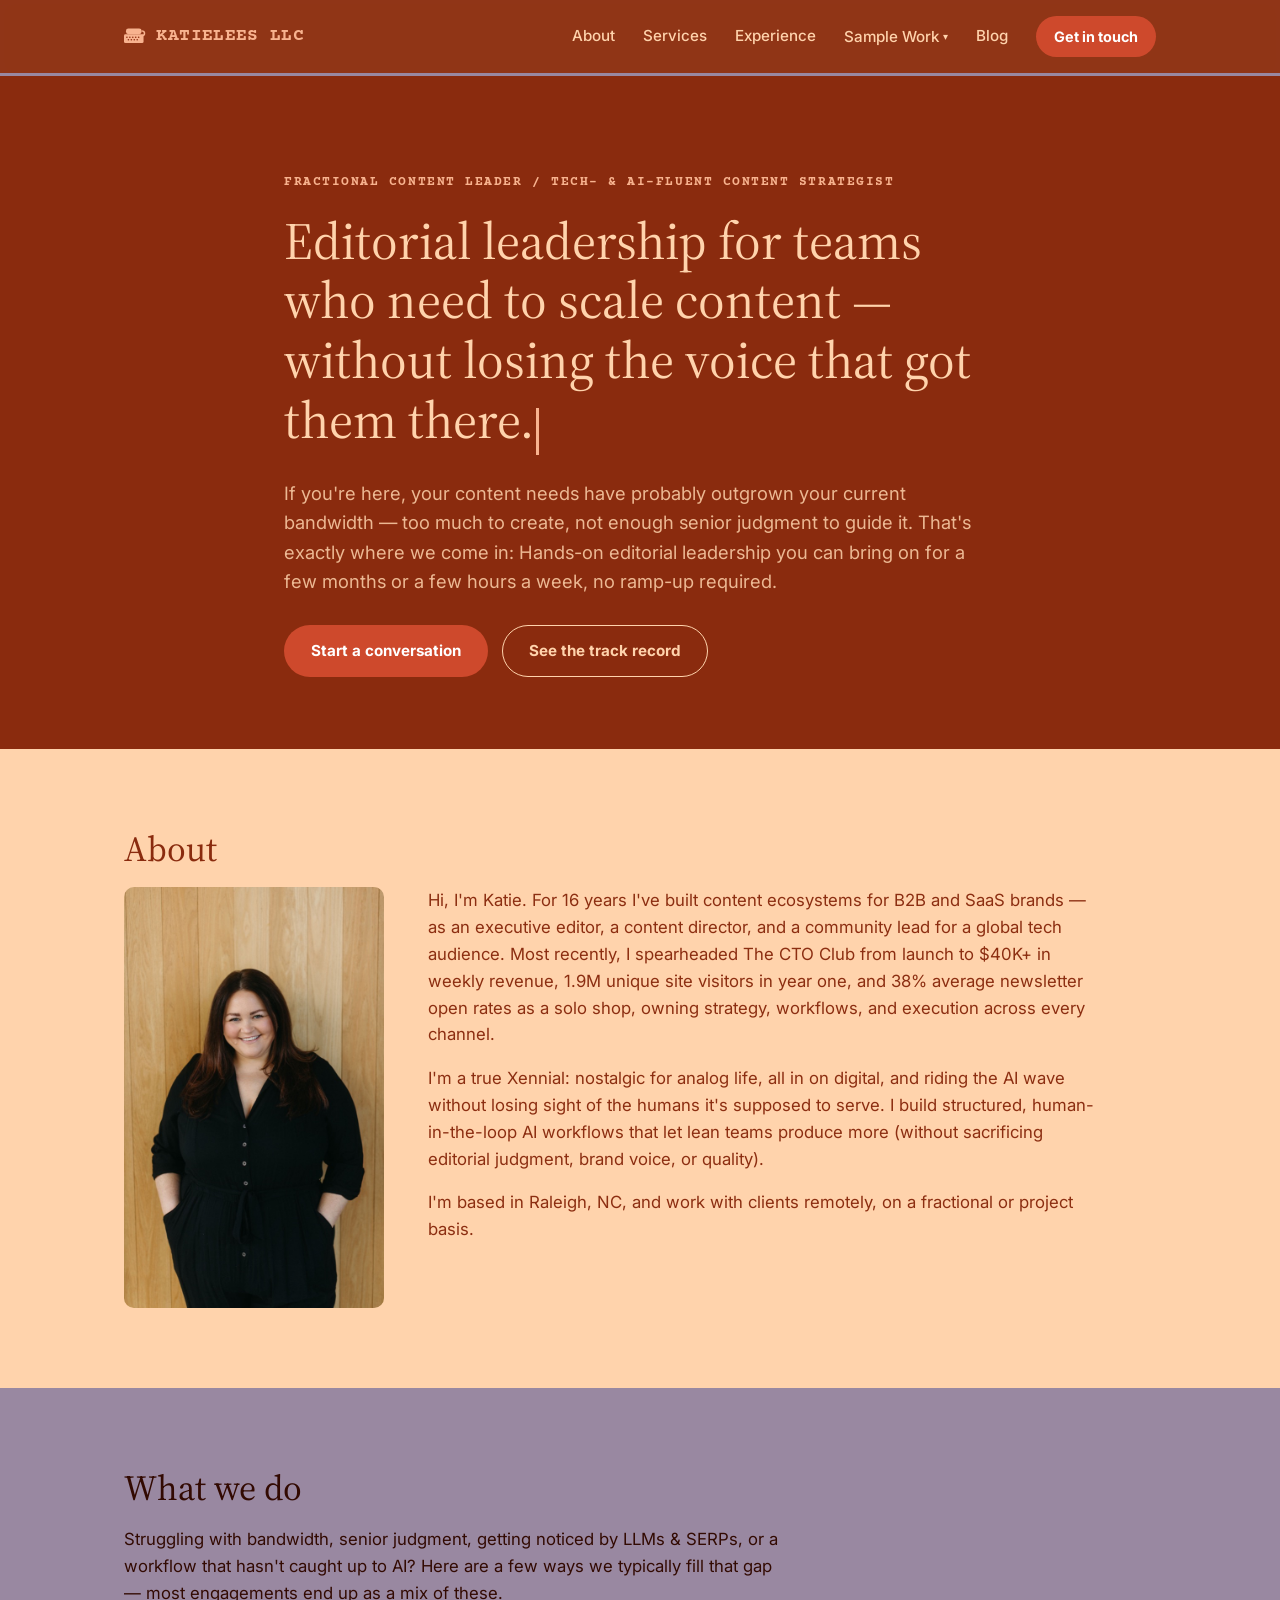
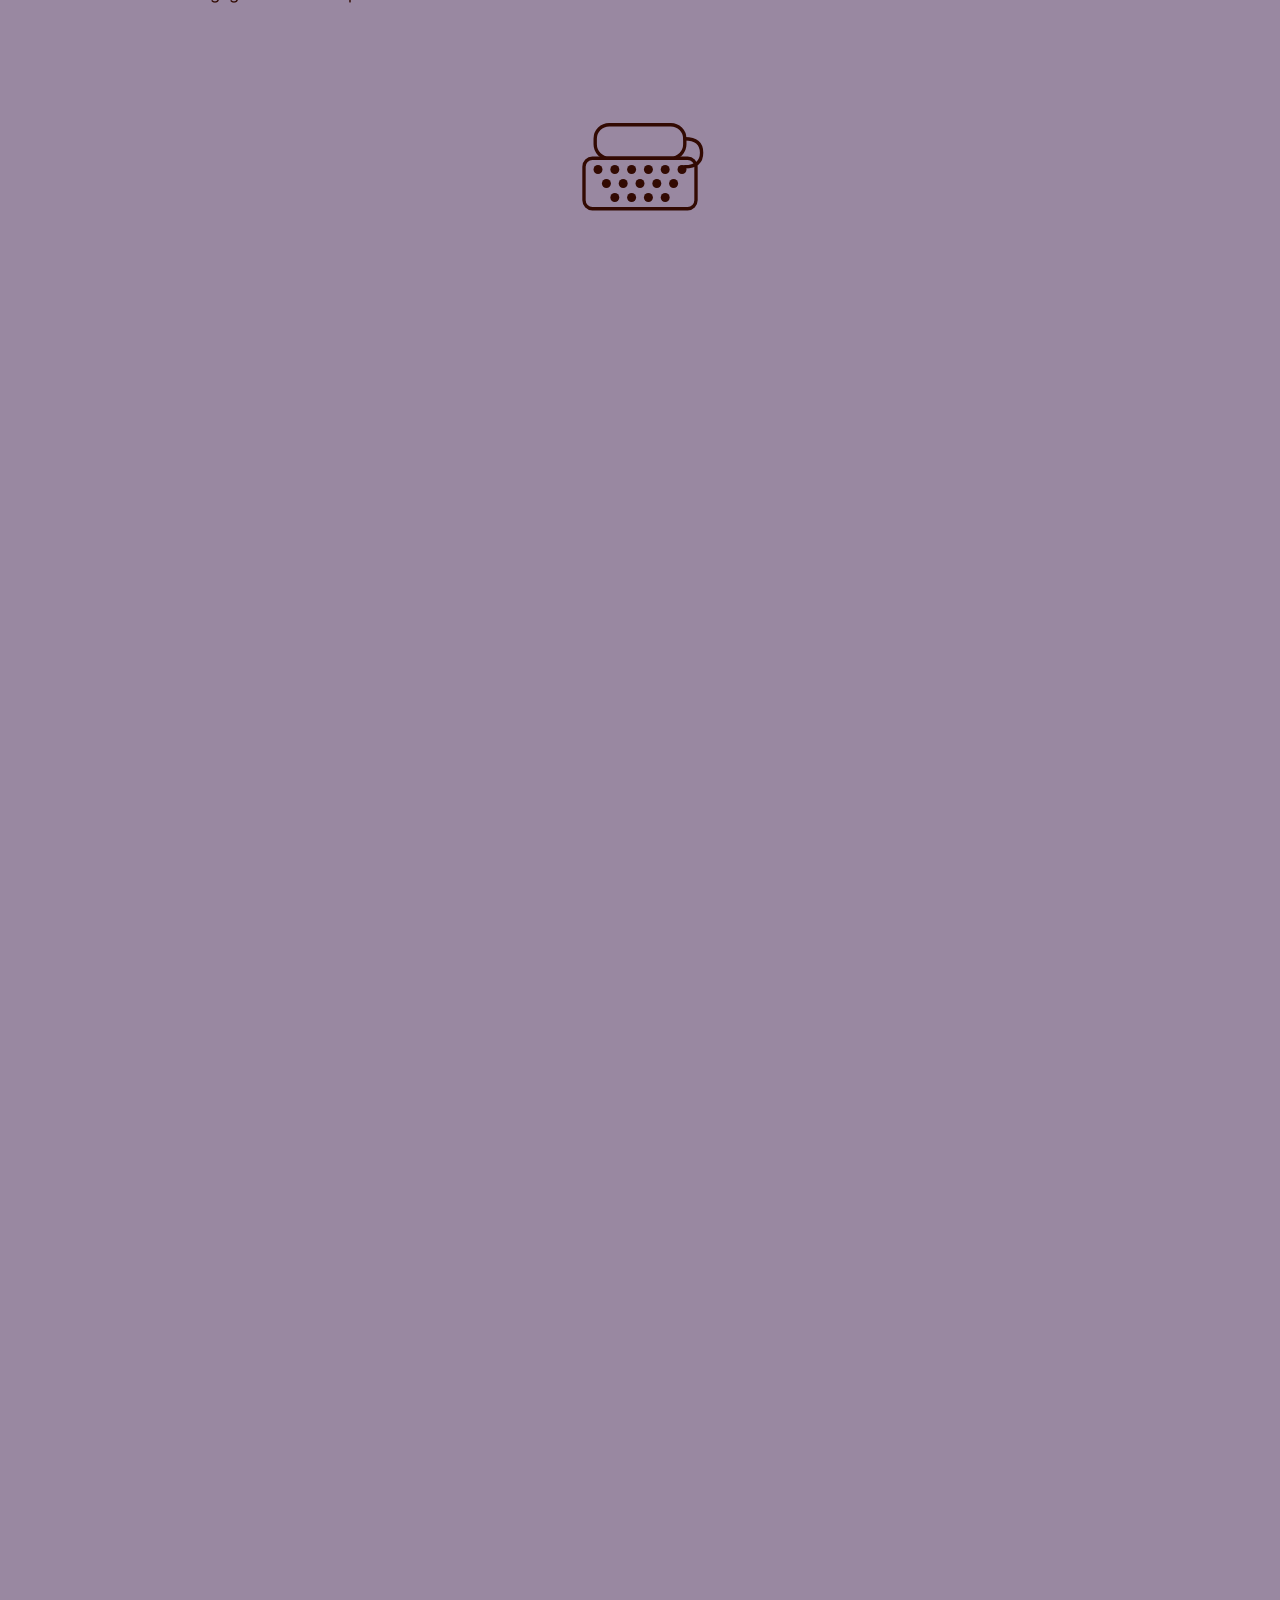
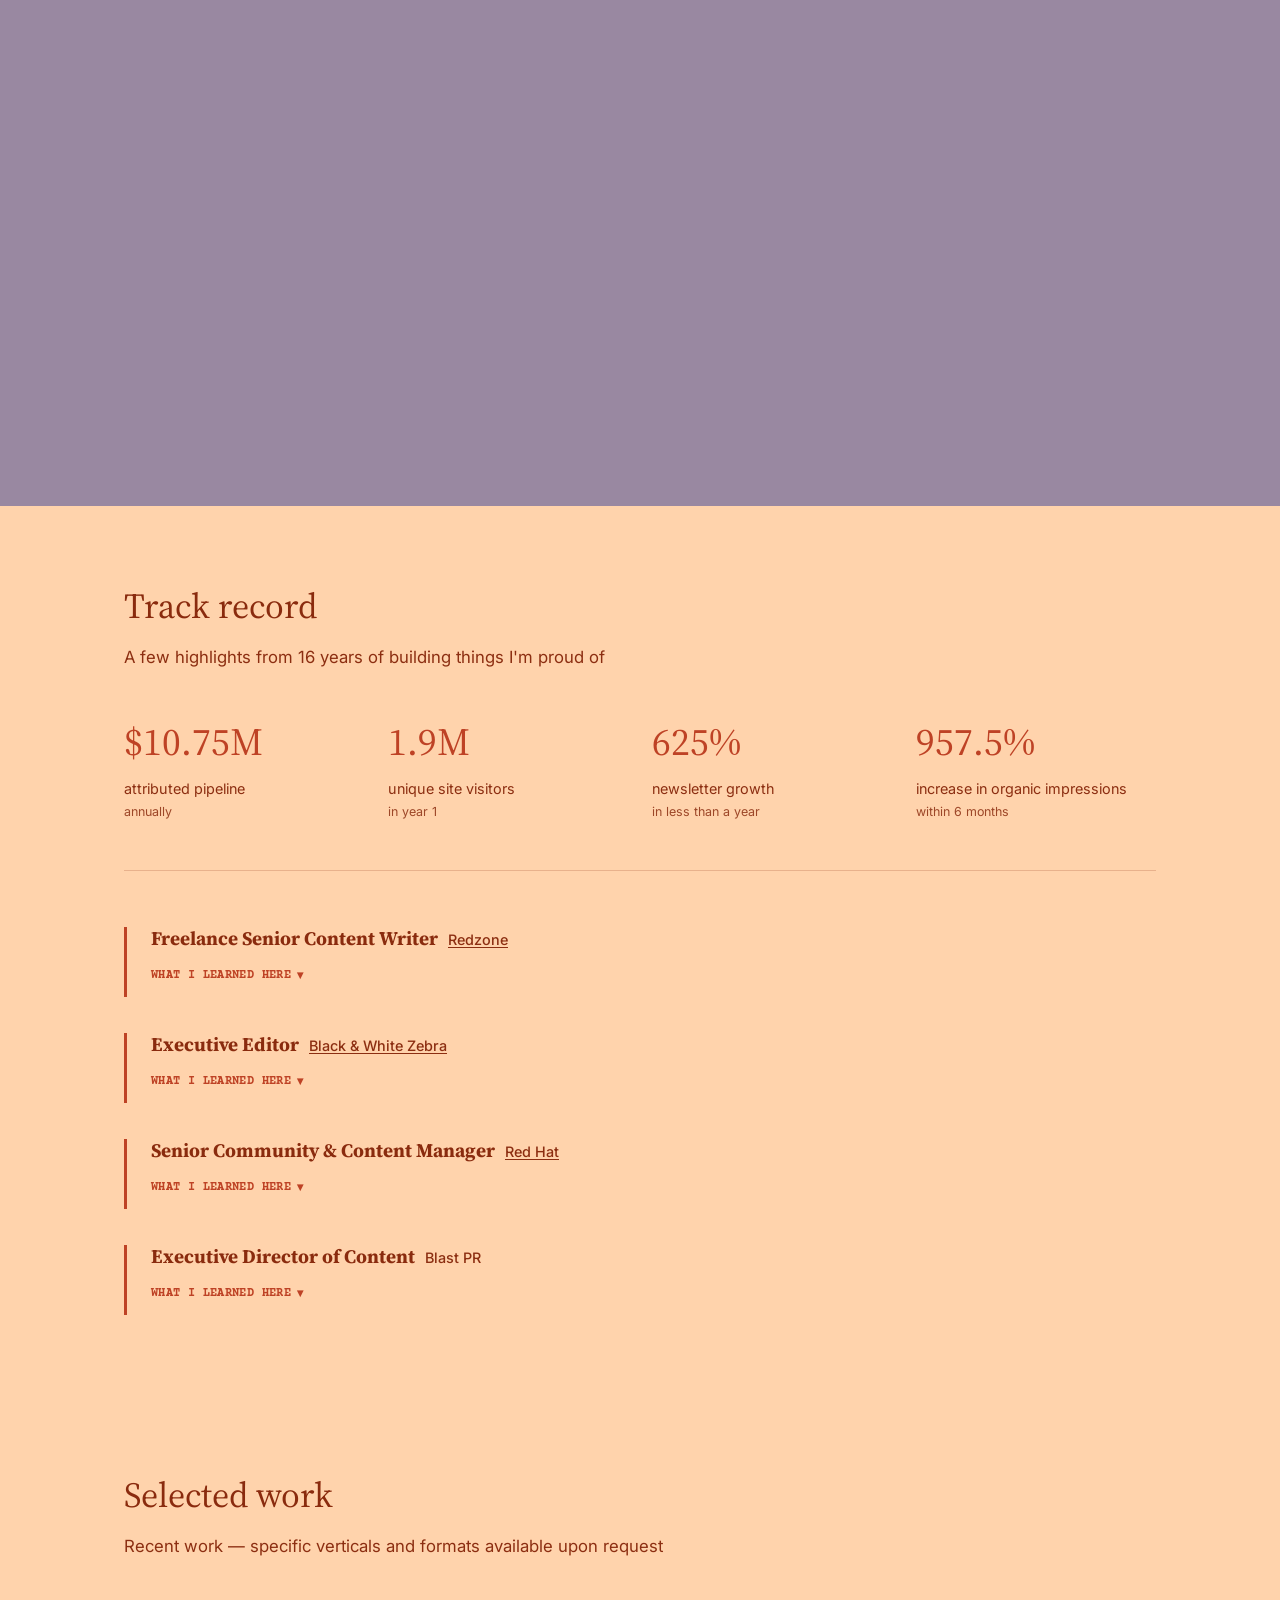
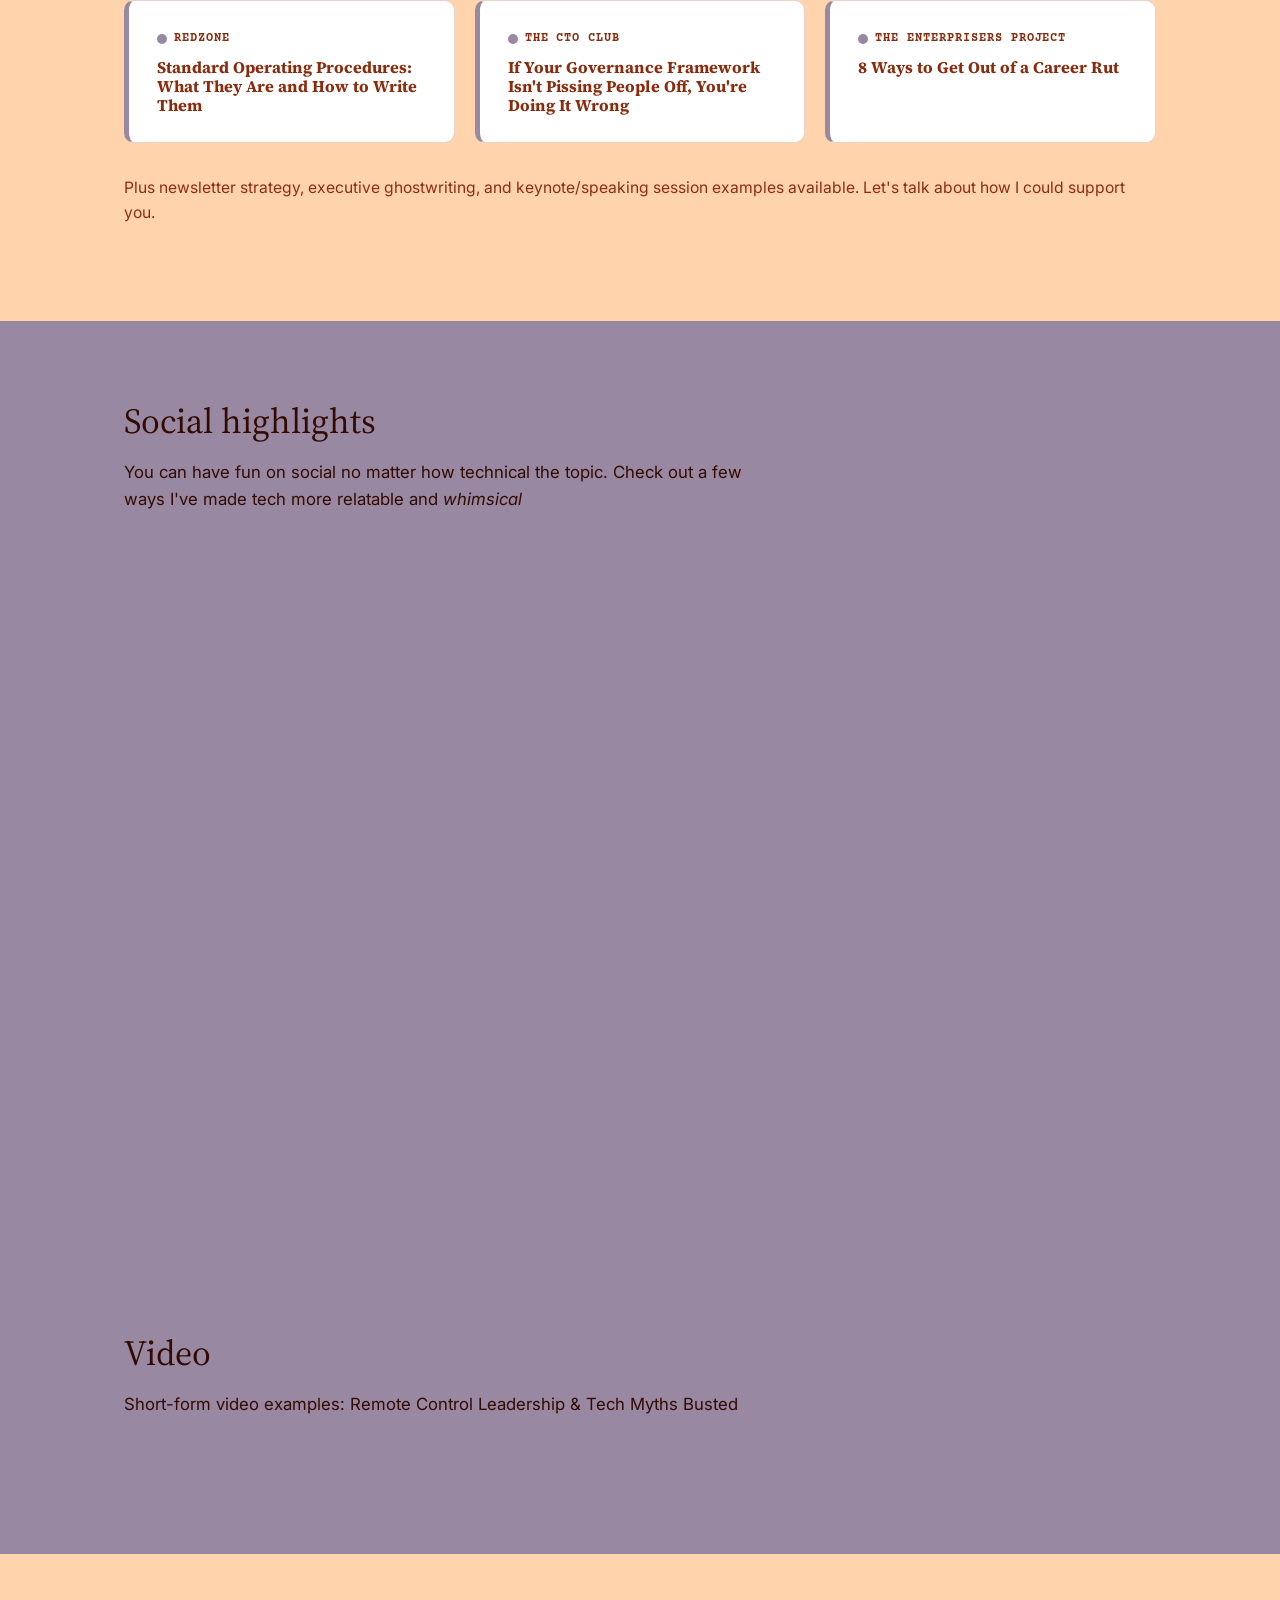
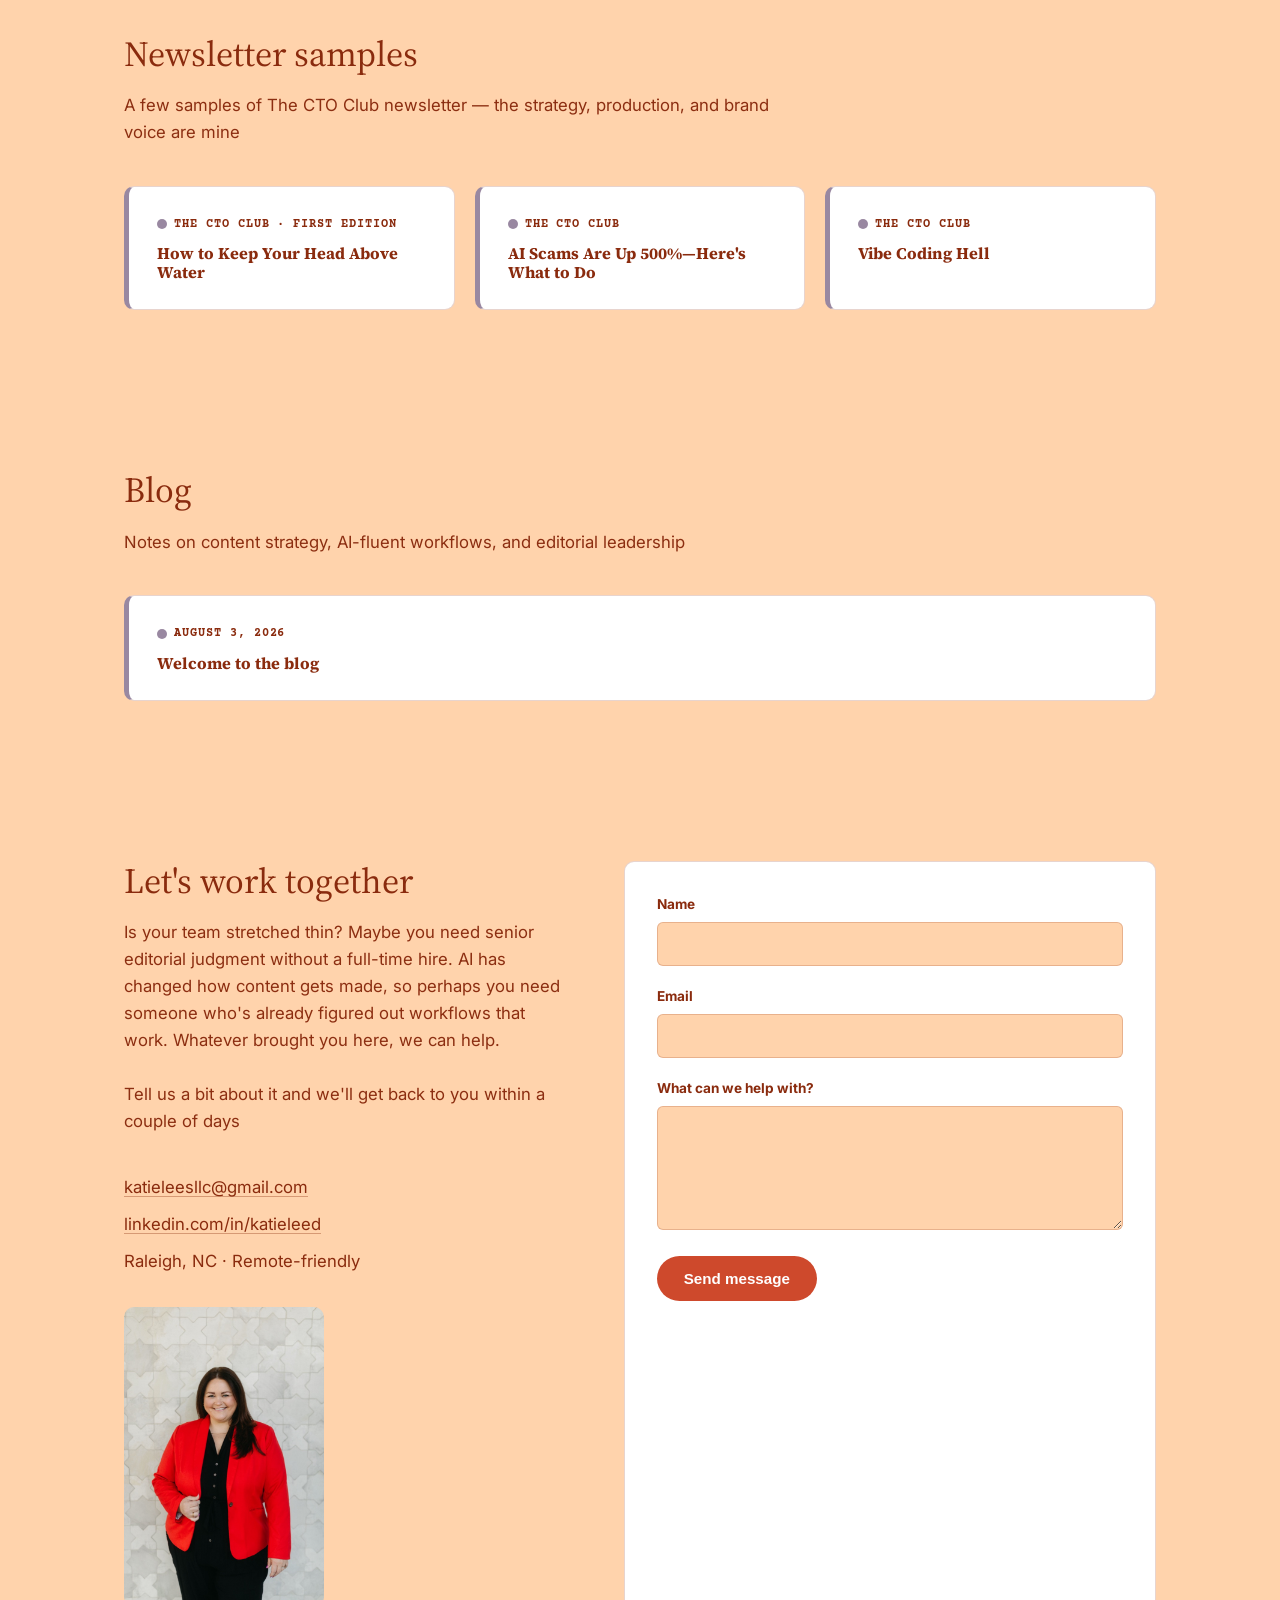
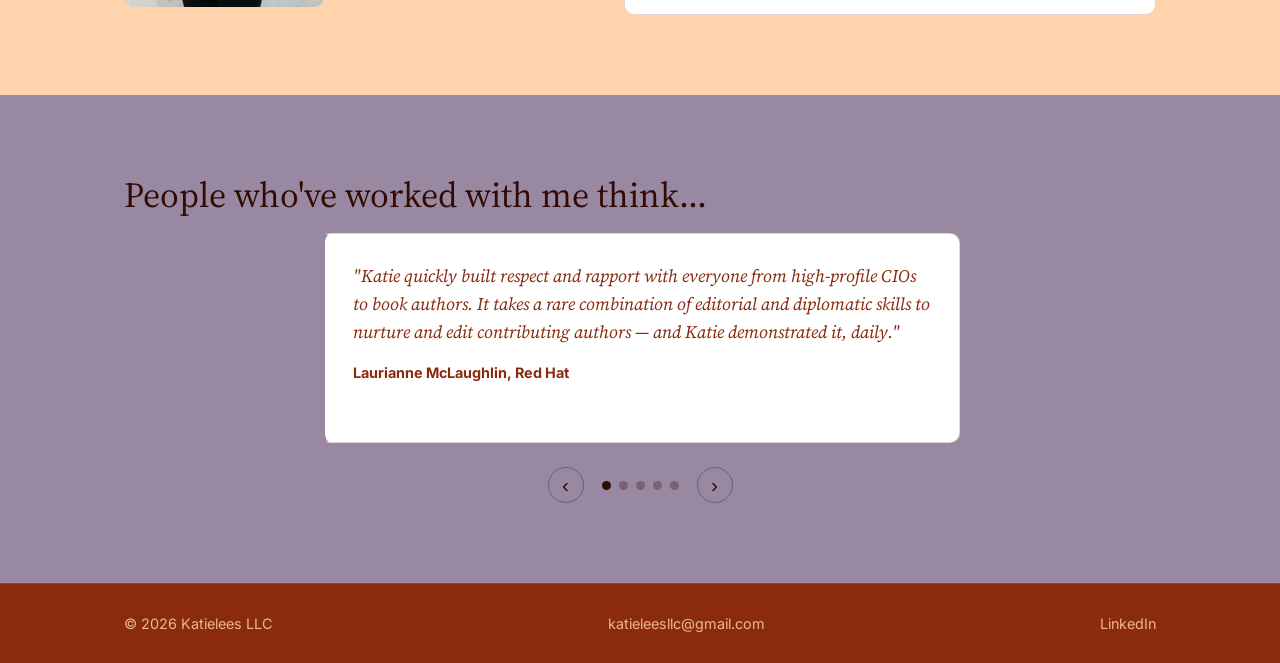
<file: index.html>
<!DOCTYPE html>
<html lang="en">
<head>
<meta charset="UTF-8">
<meta name="viewport" content="width=device-width, initial-scale=1.0">
<title>Katielees LLC — Tech- & AI-Fluent Content Strategist & Fractional Editorial Lead</title>
<meta name="description" content="Katielees LLC is a freelance content strategy and fractional editorial leadership practice — 16 years of experience building content ecosystems, AI-powered workflows, and newsletters for B2B and SaaS brands.">
<link rel="icon" type="image/svg+xml" href="favicon.svg">
<link rel="preconnect" href="https://fonts.googleapis.com">
<link rel="preconnect" href="https://fonts.gstatic.com" crossorigin>
<link href="https://fonts.googleapis.com/css2?family=Source+Serif+4:opsz,wght@8..60,400;8..60,500;8..60,600&family=Courier+Prime:wght@400;700&family=Inter:wght@400;500;600;700&display=swap" rel="stylesheet">
<link rel="stylesheet" href="styles.css">
</head>
<body>

<a class="skip-link" href="#main">Skip to content</a>

<header class="site-header">
  <div class="wrap header-inner">
    <a href="#top" class="brand">
      <svg class="brand-icon" viewBox="0 0 100 90" aria-hidden="true">
        <rect x="8" y="10" width="64" height="24" rx="10" style="fill: var(--accent-on-dark)"></rect>
        <rect x="0" y="34" width="80" height="36" rx="6" style="fill: var(--accent-on-dark)"></rect>
        <path d="M72 20 Q84 20 84 30 Q84 40 72 40" fill="none" style="stroke: var(--accent-on-dark)" stroke-width="6"></path>
        <circle cx="12" cy="46" r="3.2" style="fill: var(--dark)"></circle>
        <circle cx="24" cy="46" r="3.2" style="fill: var(--dark)"></circle>
        <circle cx="36" cy="46" r="3.2" style="fill: var(--dark)"></circle>
        <circle cx="48" cy="46" r="3.2" style="fill: var(--dark)"></circle>
        <circle cx="60" cy="46" r="3.2" style="fill: var(--dark)"></circle>
        <circle cx="18" cy="56" r="3.2" style="fill: var(--dark)"></circle>
        <circle cx="30" cy="56" r="3.2" style="fill: var(--dark)"></circle>
        <circle cx="42" cy="56" r="3.2" style="fill: var(--dark)"></circle>
        <circle cx="54" cy="56" r="3.2" style="fill: var(--dark)"></circle>
      </svg>
      Katielees LLC
    </a>
    <button class="nav-toggle" aria-expanded="false" aria-controls="primary-nav" aria-label="Toggle menu">
      <span></span><span></span><span></span>
    </button>
    <nav id="primary-nav" class="primary-nav">
      <a href="#about">About</a>
      <a href="#services">Services</a>
      <a href="#experience">Experience</a>
      <div class="nav-dropdown">
        <button class="nav-dropdown-toggle" type="button" aria-expanded="false">Sample Work <span class="nav-caret" aria-hidden="true">&#9662;</span></button>
        <div class="nav-dropdown-menu">
          <a href="#work">Overview</a>
          <a href="#highlights">Social</a>
          <a href="#video">Video</a>
          <a href="#newsletters">Newsletters</a>
        </div>
      </div>
      <a href="#blog">Blog</a>
      <a href="#contact" class="nav-cta">Get in touch</a>
    </nav>
  </div>
</header>

<main id="main">

  <section id="top" class="hero">
    <div class="wrap hero-inner">
      <p class="eyebrow">Fractional Content Leader / Tech- &amp; AI-Fluent Content Strategist</p>
      <h1 id="hero-headline">Editorial leadership for teams who need to scale content&nbsp;— without losing the voice that got them there.</h1>
      <p class="hero-sub">If you're here, your content needs have probably outgrown your current bandwidth — too much to create, not enough senior judgment to guide it. That's exactly where we come in: Hands-on editorial leadership you can bring on for a few months or a few hours a week, no ramp-up required.</p>
      <div class="hero-actions">
        <a href="#contact" class="btn btn-primary">Start a conversation</a>
        <a href="#experience" class="btn btn-ghost">See the track record</a>
      </div>
    </div>
  </section>

  <section id="about" class="section">
    <div class="wrap about-grid">
      <h2 class="section-heading">About</h2>
      <div class="about-flex">
        <img class="about-photo" src="images/katie-about.jpg" alt="Katie Sanders smiling, standing against a wood-paneled wall" width="618" height="1000" loading="lazy">
        <div class="about-copy">
          <p>Hi, I'm Katie. For 16 years I've built content ecosystems for B2B and SaaS brands — as an executive editor, a content director, and a community lead for a global tech audience. Most recently, I spearheaded The CTO Club from launch to $40K+ in weekly revenue, 1.9M unique site visitors in year one, and 38% average newsletter open rates as a solo shop, owning strategy, workflows, and execution across every channel.</p>
          <p>I'm a true Xennial: nostalgic for analog life, all in on digital, and riding the AI wave without losing sight of the humans it's supposed to serve. I build structured, human-in-the-loop AI workflows that let lean teams produce more (without sacrificing editorial judgment, brand voice, or quality).</p>
          <p>I'm based in Raleigh, NC, and work with clients remotely, on a fractional or project basis.</p>
        </div>
      </div>
    </div>
  </section>

  <section id="services" class="section section-alt">
    <div class="wrap">
      <h2 class="section-heading">What we do</h2>
      <p class="section-intro">Struggling with bandwidth, senior judgment, getting noticed by LLMs &amp; SERPs, or a workflow that hasn't caught up to AI? Here are a few ways we typically fill that gap — most engagements end up as a mix of these.</p>
    </div>
    <div class="services-stage-wrap">
      <div class="services-stage">
        <div class="wrap">
          <div class="services-typewriter">
            <svg class="typewriter-icon" viewBox="0 0 100 100" width="140" height="171" aria-hidden="true" style="overflow:visible">
              <g fill="none" style="stroke: var(--ink-on-alt)" stroke-width="2.4" stroke-linecap="round" stroke-linejoin="round">
                <rect x="18" y="28" width="64" height="24" rx="10"></rect>
                <rect x="10" y="52" width="80" height="36" rx="6"></rect>
                <path d="M82 38 Q94 38 94 48 Q94 58 82 58"></path>
              </g>
              <g style="fill: var(--ink-on-alt)">
                <circle cx="20" cy="60" r="3.2"></circle>
                <circle cx="32" cy="60" r="3.2"></circle>
                <circle cx="44" cy="60" r="3.2"></circle>
                <circle cx="56" cy="60" r="3.2"></circle>
                <circle cx="68" cy="60" r="3.2"></circle>
                <circle cx="80" cy="60" r="3.2"></circle>
                <circle cx="26" cy="70" r="3.2"></circle>
                <circle cx="38" cy="70" r="3.2"></circle>
                <circle cx="50" cy="70" r="3.2"></circle>
                <circle cx="62" cy="70" r="3.2"></circle>
                <circle cx="74" cy="70" r="3.2"></circle>
                <circle cx="32" cy="80" r="3.2"></circle>
                <circle cx="44" cy="80" r="3.2"></circle>
                <circle cx="56" cy="80" r="3.2"></circle>
                <circle cx="68" cy="80" r="3.2"></circle>
              </g>
            </svg>
          </div>
          <div class="card-grid">
            <article class="card service-card">
              <h3>Fractional Content &amp; Editorial Leadership</h3>
              <p>Embedded, part-time leadership for teams that need an experienced editor-in-chief or content director without a full-time hire.</p>
              <button type="button" class="service-toggle" aria-expanded="false" aria-controls="service-detail-1">
                <span>See what this includes</span>
                <span class="chevron" aria-hidden="true">&#9662;</span>
              </button>
              <div class="service-detail" id="service-detail-1">
                <ul>
                  <li>Set editorial standards and workflows your team can run without me</li>
                  <li>Manage and mentor existing writers or contributors</li>
                  <li>Own the content calendar and hit publishing deadlines</li>
                  <li>Step in for interim leadership gaps without a lengthy ramp-up</li>
                </ul>
              </div>
            </article>
            <article class="card service-card">
              <h3>AI Content Systems &amp; Workflows</h3>
              <p>Structured, human-in-the-loop AI workflows for research, drafting, optimization, and repurposing — built to scale output without losing brand voice.</p>
              <button type="button" class="service-toggle" aria-expanded="false" aria-controls="service-detail-2">
                <span>See what this includes</span>
                <span class="chevron" aria-hidden="true">&#9662;</span>
              </button>
              <div class="service-detail" id="service-detail-2">
                <ul>
                  <li>Build repeatable AI-assisted research and drafting workflows</li>
                  <li>Train your team on where AI helps and where it hurts quality</li>
                  <li>Repurpose long-form content into multiple formats and channels</li>
                  <li>Keep brand voice consistent as output scales</li>
                </ul>
              </div>
            </article>
            <article class="card service-card">
              <h3>Content Strategy &amp; Audits</h3>
              <p>Full-funnel content strategy, competitive audits, and SEO/AEO/GEO optimization designed for human readers and AI-driven search.</p>
              <button type="button" class="service-toggle" aria-expanded="false" aria-controls="service-detail-3">
                <span>See what this includes</span>
                <span class="chevron" aria-hidden="true">&#9662;</span>
              </button>
              <div class="service-detail" id="service-detail-3">
                <ul>
                  <li>Align and troubleshoot messaging that isn't landing</li>
                  <li>Define primary and secondary audiences, and where they diverge</li>
                  <li>Set short-term and long-term content roadmaps</li>
                  <li>Optimize for SEO, AEO, and GEO — so content surfaces in search engines, answer boxes, and AI tools like ChatGPT and Claude</li>
                  <li>Flag the milestones and roles that determine whether it works</li>
                </ul>
              </div>
            </article>
            <article class="card service-card">
              <h3>Newsletter Creation, Support &amp; Scaling</h3>
              <p>Newsletter strategy from zero to launch, or from stagnant to scaling — editorial calendars, growth tactics, and hands-on production support.</p>
              <button type="button" class="service-toggle" aria-expanded="false" aria-controls="service-detail-4">
                <span>See what this includes</span>
                <span class="chevron" aria-hidden="true">&#9662;</span>
              </button>
              <div class="service-detail" id="service-detail-4">
                <ul>
                  <li>Launch a newsletter from scratch, including positioning and cadence</li>
                  <li>Diagnose why an existing newsletter has stalled</li>
                  <li>Build growth tactics for list size and open rates</li>
                  <li>Handle end-to-end production so it ships on schedule</li>
                </ul>
              </div>
            </article>
            <article class="card service-card">
              <h3>Copyediting &amp; Editorial QA</h3>
              <p>Line-level editing and quality standards that keep every piece of content publish-ready, consistent, and on-brand.</p>
              <button type="button" class="service-toggle" aria-expanded="false" aria-controls="service-detail-5">
                <span>See what this includes</span>
                <span class="chevron" aria-hidden="true">&#9662;</span>
              </button>
              <div class="service-detail" id="service-detail-5">
                <ul>
                  <li>Catch inconsistencies in tone, style, and terminology before publish</li>
                  <li>Build a style guide your whole team can reference</li>
                  <li>Run a final QA pass so nothing ships with easy-to-miss errors</li>
                  <li>Keep every contributor's voice on-brand, not homogenized</li>
                </ul>
              </div>
            </article>
            <article class="card service-card">
              <h3>Community Building &amp; Support</h3>
              <p>Growing communities from the ground up: recruiting the right voices, keeping them engaged, and building the kind of culture that sustains itself.</p>
              <button type="button" class="service-toggle" aria-expanded="false" aria-controls="service-detail-6">
                <span>See what this includes</span>
                <span class="chevron" aria-hidden="true">&#9662;</span>
              </button>
              <div class="service-detail" id="service-detail-6">
                <ul>
                  <li>Recruit and onboard the right early contributors or members</li>
                  <li>Design engagement rituals that keep people showing up</li>
                  <li>Identify who should own community moderation long-term</li>
                  <li>Build the culture and norms that outlast any single manager</li>
                </ul>
              </div>
            </article>
          </div>
        </div>
      </div>
    </div>
  </section>

  <section id="experience" class="section">
    <div class="wrap">
      <h2 class="section-heading">Track record</h2>
      <p class="section-intro">A few highlights from 16 years of building things I'm proud of</p>

      <div class="stat-row">
        <div class="stat"><span class="stat-num">$10.75M</span><span class="stat-label">attributed pipeline</span><span class="stat-context">annually</span></div>
        <div class="stat"><span class="stat-num">1.9M</span><span class="stat-label">unique site visitors</span><span class="stat-context">in year 1</span></div>
        <div class="stat"><span class="stat-num">625%</span><span class="stat-label">newsletter growth</span><span class="stat-context">in less than a year</span></div>
        <div class="stat"><span class="stat-num">957.5%</span><span class="stat-label">increase in organic impressions</span><span class="stat-context">within 6 months</span></div>
      </div>

      <div class="timeline">
        <article class="role">
          <div class="role-head">
            <h3>Freelance Senior Content Writer</h3>
            <span class="role-meta"><a href="https://www.rzsoftware.com/author/katie-sanders" target="_blank" rel="noopener">Redzone</a></span>
          </div>
          <button type="button" class="service-toggle" aria-expanded="false" aria-controls="role-detail-1">
            <span>What I learned here</span>
            <span class="chevron" aria-hidden="true">&#9662;</span>
          </button>
          <div class="service-detail" id="role-detail-1">
            <p>Write and edit blogs that help manufacturers improve OEE, meet compliance standards, and capture frontline knowledge (aka translating technical, operational topics into actionable advice plant teams can put into practice).</p>
          </div>
        </article>
        <article class="role">
          <div class="role-head">
            <h3>Executive Editor</h3>
            <span class="role-meta"><a href="https://bwz.com/" target="_blank" rel="noopener">Black &amp; White Zebra</a></span>
          </div>
          <button type="button" class="service-toggle" aria-expanded="false" aria-controls="role-detail-2">
            <span>What I learned here</span>
            <span class="chevron" aria-hidden="true">&#9662;</span>
          </button>
          <div class="service-detail" id="role-detail-2">
            <p>Ran The CTO Club from launch to $40K+ in weekly revenue and 1.9M unique site visitors in year one, pairing an in-house AI-enabled content platform with hands-on editorial execution across every channel — including a newsletter that grew 625%.</p>
          </div>
        </article>
        <article class="role">
          <div class="role-head">
            <h3>Senior Community &amp; Content Manager</h3>
            <span class="role-meta"><a href="https://www.redhat.com/en" target="_blank" rel="noopener">Red Hat</a></span>
          </div>
          <button type="button" class="service-toggle" aria-expanded="false" aria-controls="role-detail-3">
            <span>What I learned here</span>
            <span class="chevron" aria-hidden="true">&#9662;</span>
          </button>
          <div class="service-detail" id="role-detail-3">
            <p>Executed content strategy for The Enterprisers Project (2M monthly visitors), driving $10.75M in attributed pipeline via contributor community, while cutting production time 40%.</p>
          </div>
        </article>
        <article class="role">
          <div class="role-head">
            <h3>Executive Director of Content</h3>
            <span class="role-meta">Blast PR</span>
          </div>
          <button type="button" class="service-toggle" aria-expanded="false" aria-controls="role-detail-4">
            <span>What I learned here</span>
            <span class="chevron" aria-hidden="true">&#9662;</span>
          </button>
          <div class="service-detail" id="role-detail-4">
            <p>Co-built and led the content practice for a B2B adtech PR agency — managing freelance writers and more than a dozen simultaneous client accounts — supporting clients through major exits, including DataXu ($300M) and MightyHive ($150M).</p>
          </div>
        </article>
      </div>
    </div>
  </section>

  <section id="work" class="section">
    <div class="wrap">
      <h2 class="section-heading">Selected work</h2>
      <p class="section-intro">Recent work — specific verticals and formats available upon request</p>
      <div class="card-grid">
        <a class="card card-link" href="https://www.rzsoftware.com/blog/standard-operating-procedures" target="_blank" rel="noopener">
          <span class="card-kicker">Redzone</span>
          <h3>Standard Operating Procedures: What They Are and How to Write Them</h3>
        </a>
        <a class="card card-link" href="https://thectoclub.com/it-governance/your-governance-framework-should-piss-people-off/" target="_blank" rel="noopener">
          <span class="card-kicker">The CTO Club</span>
          <h3>If Your Governance Framework Isn't Pissing People Off, You're Doing It Wrong</h3>
        </a>
        <a class="card card-link" href="https://enterprisersproject.com/article/2022/10/career-rut-advice" target="_blank" rel="noopener">
          <span class="card-kicker">The Enterprisers Project</span>
          <h3>8 Ways to Get Out of a Career Rut</h3>
        </a>
      </div>
      <p class="work-more">Plus newsletter strategy, executive ghostwriting, and keynote/speaking session examples available. Let's talk about how I could support you.</p>
    </div>
  </section>

  <section id="highlights" class="section section-alt">
    <div class="wrap">
      <h2 class="section-heading">Social highlights</h2>
      <p class="section-intro">You can have fun on social no matter how technical the topic. Check out a few ways I've made tech more relatable and <em>whimsical</em></p>
      <div class="social-grid">
        <div class="social-embed">
          <iframe src="https://www.linkedin.com/embed/feed/update/urn:li:ugcPost:7321739195381657601" height="1021" width="504" frameborder="0" allowfullscreen title="Embedded LinkedIn post"></iframe>
        </div>
        <div class="social-embed">
          <iframe src="https://www.linkedin.com/embed/feed/update/urn:li:share:7312929348796252163" height="642" width="504" frameborder="0" allowfullscreen title="Embedded LinkedIn post"></iframe>
        </div>
        <div class="social-embed">
          <iframe src="https://www.linkedin.com/embed/feed/update/urn:li:share:7313649421001326592" height="670" width="504" frameborder="0" allowfullscreen title="Embedded LinkedIn post"></iframe>
        </div>
      </div>
    </div>
  </section>

  <section id="video" class="section section-alt">
    <div class="wrap">
      <h2 class="section-heading">Video</h2>
      <p class="section-intro">Short-form video examples: Remote Control Leadership &amp; Tech Myths Busted</p>
      <div class="social-grid">
        <div class="social-embed">
          <blockquote class="tiktok-embed" cite="https://www.tiktok.com/@katie.lee.d/video/7509606042519538987" data-video-id="7509606042519538987" style="max-width: 605px;min-width: 325px;"><section></section></blockquote>
        </div>
        <div class="social-embed">
          <blockquote class="tiktok-embed" cite="https://www.tiktok.com/@katie.lee.d/video/7504363502866402603" data-video-id="7504363502866402603" style="max-width: 605px;min-width: 325px;"><section></section></blockquote>
        </div>
        <div class="social-embed">
          <blockquote class="tiktok-embed" cite="https://www.tiktok.com/@katie.lee.d/video/7499614037257358634" data-video-id="7499614037257358634" style="max-width: 605px;min-width: 325px;"><section></section></blockquote>
        </div>
      </div>
    </div>
  </section>

  <section id="newsletters" class="section">
    <div class="wrap">
      <h2 class="section-heading">Newsletter samples</h2>
      <p class="section-intro">A few samples of The CTO Club newsletter — the strategy, production, and brand voice are mine</p>
      <div class="card-grid">
        <a class="card card-link" href="newsletters/head-above-water.html" target="_blank" rel="noopener">
          <span class="card-kicker">The CTO Club · First Edition</span>
          <h3>How to Keep Your Head Above Water</h3>
        </a>
        <a class="card card-link" href="newsletters/ai-scams.html" target="_blank" rel="noopener">
          <span class="card-kicker">The CTO Club</span>
          <h3>AI Scams Are Up 500%—Here's What to Do</h3>
        </a>
        <a class="card card-link" href="newsletters/vibe-coding-hell.html" target="_blank" rel="noopener">
          <span class="card-kicker">The CTO Club</span>
          <h3>Vibe Coding Hell</h3>
        </a>
      </div>
    </div>
  </section>

  <section id="blog" class="section">
    <div class="wrap">
      <h2 class="section-heading">Blog</h2>
      <p class="section-intro">Notes on content strategy, AI-fluent workflows, and editorial leadership</p>
      <div class="card-grid">
        <a class="card card-link" href="blog/welcome-to-the-blog.html">
          <span class="card-kicker">August 3, 2026</span>
          <h3>Welcome to the blog</h3>
        </a>
      </div>
    </div>
  </section>

  <section id="contact" class="section section-contact">
    <div class="wrap contact-grid">
      <div>
        <h2 class="section-heading">Let's work together</h2>
        <p class="section-intro">Is your team stretched thin? Maybe you need senior editorial judgment without a full-time hire. AI has changed how content gets made, so perhaps you need someone who's already figured out workflows that work. Whatever brought you here, we can help.<br><br>Tell us a bit about it and we'll get back to you within a couple of days</p>
        <ul class="contact-list">
          <li><a href="mailto:katieleesllc@gmail.com">katieleesllc@gmail.com</a></li>
          <li><a href="https://www.linkedin.com/in/katieleed/" target="_blank" rel="noopener">linkedin.com/in/katieleed</a></li>
          <li>Raleigh, NC · Remote-friendly</li>
        </ul>
        <img class="contact-photo" src="images/katie-contact.jpg" alt="Katie Sanders smiling, wearing a red blazer" width="666" height="1000" loading="lazy">
      </div>
      <form class="contact-form" action="https://formspree.io/f/mjgnrnyz" method="POST">
        <label for="name">Name</label>
        <input type="text" id="name" name="name" required>

        <label for="email">Email</label>
        <input type="email" id="email" name="email" required>

        <label for="message">What can we help with?</label>
        <textarea id="message" name="message" rows="5" required></textarea>

        <button type="submit" class="btn btn-primary">Send message</button>
      </form>
    </div>
  </section>

  <section class="section section-alt quotes">
    <div class="wrap">
      <h2 class="section-heading">People who've worked with me think...</h2>
      <div class="testimonial-carousel" role="region" aria-roledescription="carousel" aria-label="Testimonials">
        <div class="testimonial-track">
          <blockquote class="testimonial-slide">
            <p>"Katie quickly built respect and rapport with everyone from high-profile CIOs to book authors. It takes a rare combination of editorial and diplomatic skills to nurture and edit contributing authors — and Katie demonstrated it, daily."</p>
            <cite>Laurianne McLaughlin, Red Hat</cite>
          </blockquote>
          <blockquote class="testimonial-slide">
            <p>"Katie is the quintessential modern marketer: strategic, data savvy, with a deep understanding of how narrative drives results for brands. We benefitted tremendously from her integrated approach as we grew The Trade Desk to a 'household' name in B2B adtech."</p>
            <cite>Anne Hallock, The Trade Desk</cite>
          </blockquote>
          <blockquote class="testimonial-slide">
            <p>"Katie's curiosity leads to creativity and innovation. She nurtures community and business relationships with the utmost kindness and professionalism, possesses stellar editorial judgment, and is just plain fun to be around."</p>
            <cite>Lauren Pritchett, Red Hat</cite>
          </blockquote>
          <blockquote class="testimonial-slide">
            <p>"Katie is one of the most talented and pleasant content managers I have ever worked with — a thoughtful editor, an expert in all things marketing and tech, and a proven PR professional. She's well-spoken, quick-witted, and fun to talk to."</p>
            <cite>Jacqueline Lisk, Freelance Writer &amp; Journalist</cite>
          </blockquote>
          <blockquote class="testimonial-slide">
            <p>"Katie is a problem solver who crafted the most unique way of curating a community of content contributors for The Enterprisers Project — helping grow it into one of the world's leading editorial sites for CIOs."</p>
            <cite>Sam Miller, Red Hat</cite>
          </blockquote>
        </div>
        <div class="carousel-controls">
          <button type="button" class="carousel-btn carousel-prev" aria-label="Previous testimonial">&#8249;</button>
          <div class="carousel-dots"></div>
          <button type="button" class="carousel-btn carousel-next" aria-label="Next testimonial">&#8250;</button>
        </div>
      </div>
    </div>
  </section>

</main>

<footer class="site-footer">
  <div class="wrap footer-inner">
    <span>© <span id="year"></span> Katielees LLC</span>
    <a href="mailto:katieleesllc@gmail.com">katieleesllc@gmail.com</a>
    <a href="https://www.linkedin.com/in/katieleed/" target="_blank" rel="noopener">LinkedIn</a>
  </div>
</footer>

<script src="script.js"></script>
<script async src="https://www.tiktok.com/embed.js"></script>
</body>
</html>
</file>
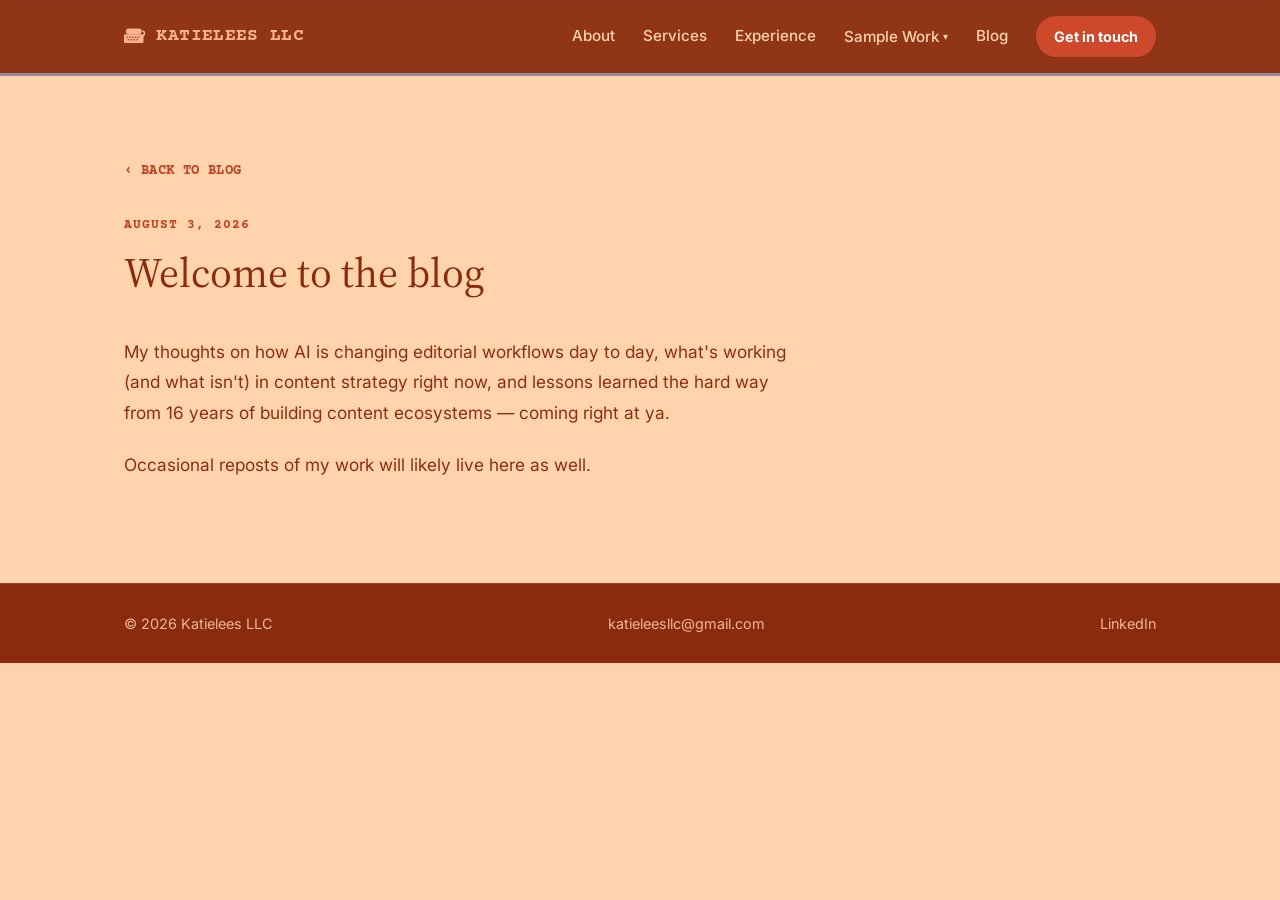
<file: blog/welcome-to-the-blog.html>
<!DOCTYPE html>
<html lang="en">
<head>
<meta charset="UTF-8">
<meta name="viewport" content="width=device-width, initial-scale=1.0">
<title>Welcome to the Blog — Katielees LLC</title>
<meta name="description" content="Introducing the Katielees LLC blog — notes on content strategy, AI-fluent workflows, and editorial leadership.">
<link rel="icon" type="image/svg+xml" href="../favicon.svg">
<link rel="preconnect" href="https://fonts.googleapis.com">
<link rel="preconnect" href="https://fonts.gstatic.com" crossorigin>
<link href="https://fonts.googleapis.com/css2?family=Source+Serif+4:opsz,wght@8..60,400;8..60,500;8..60,600&family=Courier+Prime:wght@400;700&family=Inter:wght@400;500;600;700&display=swap" rel="stylesheet">
<link rel="stylesheet" href="../styles.css">
</head>
<body>

<a class="skip-link" href="#main">Skip to content</a>

<header class="site-header">
  <div class="wrap header-inner">
    <a href="/#top" class="brand">
      <svg class="brand-icon" viewBox="0 0 100 90" aria-hidden="true">
        <rect x="8" y="10" width="64" height="24" rx="10" style="fill: var(--accent-on-dark)"></rect>
        <rect x="0" y="34" width="80" height="36" rx="6" style="fill: var(--accent-on-dark)"></rect>
        <path d="M72 20 Q84 20 84 30 Q84 40 72 40" fill="none" style="stroke: var(--accent-on-dark)" stroke-width="6"></path>
        <circle cx="12" cy="46" r="3.2" style="fill: var(--dark)"></circle>
        <circle cx="24" cy="46" r="3.2" style="fill: var(--dark)"></circle>
        <circle cx="36" cy="46" r="3.2" style="fill: var(--dark)"></circle>
        <circle cx="48" cy="46" r="3.2" style="fill: var(--dark)"></circle>
        <circle cx="60" cy="46" r="3.2" style="fill: var(--dark)"></circle>
        <circle cx="18" cy="56" r="3.2" style="fill: var(--dark)"></circle>
        <circle cx="30" cy="56" r="3.2" style="fill: var(--dark)"></circle>
        <circle cx="42" cy="56" r="3.2" style="fill: var(--dark)"></circle>
        <circle cx="54" cy="56" r="3.2" style="fill: var(--dark)"></circle>
      </svg>
      Katielees LLC
    </a>
    <button class="nav-toggle" aria-expanded="false" aria-controls="primary-nav" aria-label="Toggle menu">
      <span></span><span></span><span></span>
    </button>
    <nav id="primary-nav" class="primary-nav">
      <a href="/#about">About</a>
      <a href="/#services">Services</a>
      <a href="/#experience">Experience</a>
      <div class="nav-dropdown">
        <button class="nav-dropdown-toggle" type="button" aria-expanded="false">Sample Work <span class="nav-caret" aria-hidden="true">&#9662;</span></button>
        <div class="nav-dropdown-menu">
          <a href="/#work">Overview</a>
          <a href="/#highlights">Social</a>
          <a href="/#video">Video</a>
          <a href="/#newsletters">Newsletters</a>
        </div>
      </div>
      <a href="/#blog">Blog</a>
      <a href="/#contact" class="nav-cta">Get in touch</a>
    </nav>
  </div>
</header>

<main id="main">
  <section class="section">
    <div class="wrap">
      <a class="back-link" href="/#blog">&#8249; Back to blog</a>
      <div class="article-header">
        <span class="article-meta">August 3, 2026</span>
        <h1 class="article-title">Welcome to the blog</h1>
      </div>
      <div class="article-body">
        <p>My thoughts on how AI is changing editorial workflows day to day, what's working (and what isn't) in content strategy right now, and lessons learned the hard way from 16 years of building content ecosystems — coming right at ya.</p>
        <p>Occasional reposts of my work will likely live here as well.</p>
      </div>
    </div>
  </section>
</main>

<footer class="site-footer">
  <div class="wrap footer-inner">
    <span>&copy; <span id="year"></span> Katielees LLC</span>
    <a href="mailto:katieleesllc@gmail.com">katieleesllc@gmail.com</a>
    <a href="https://www.linkedin.com/in/katieleed/" target="_blank" rel="noopener">LinkedIn</a>
  </div>
</footer>

<script src="../script.js"></script>
</body>
</html>
</file>
<file: styles.css>
/* ---------- Reset & base ---------- */
*, *::before, *::after { box-sizing: border-box; }
html { scroll-behavior: smooth; }

:root {
  --peach: #FFD3AC;
  --terracotta: #E35336;
  --lavender: #9988A1;
  --rust: #8A2B0E;

  --bg: var(--peach);
  --bg-alt: var(--lavender);
  --ink: var(--rust);
  --ink-soft: color-mix(in srgb, var(--rust) 98%, var(--peach) 2%);
  --ink-on-alt: color-mix(in oklch, var(--rust) 50%, black 50%);
  --accent: var(--terracotta);
  --accent-ink: var(--rust);
  --accent-on-light: color-mix(in srgb, var(--terracotta) 58%, var(--rust) 42%);
  --accent-on-dark: color-mix(in srgb, var(--terracotta) 25%, var(--peach) 75%);
  --accent-btn-bg: color-mix(in srgb, var(--terracotta) 76%, var(--rust) 24%);
  --accent-btn-bg-hover: color-mix(in srgb, var(--terracotta) 64%, var(--rust) 36%);
  --line: color-mix(in srgb, var(--rust) 20%, transparent);
  --card-bg: #FFFFFF;
  --dark: var(--rust);
  --dark-text: var(--peach);
  --dark-text-soft: color-mix(in srgb, var(--peach) 84%, var(--rust) 16%);
  --radius: 10px;
  --font-display: "Source Serif 4", Georgia, serif;
  --font-mono: "Courier Prime", "Courier New", monospace;
  --font-body: "Inter", -apple-system, BlinkMacSystemFont, "Segoe UI", sans-serif;
  --max-width: 1080px;
}

body {
  margin: 0;
  background: var(--bg);
  color: var(--ink);
  font-family: var(--font-body);
  line-height: 1.6;
  -webkit-font-smoothing: antialiased;
}

h1, h2, h3 {
  font-family: var(--font-display);
  color: var(--ink);
  line-height: 1.15;
  margin: 0 0 0.5em;
}

p { margin: 0 0 1em; color: var(--ink-soft); }

a {
  color: var(--accent-ink);
  text-decoration-color: color-mix(in srgb, var(--rust) 35%, transparent);
  text-underline-offset: 3px;
}
a:hover { text-decoration-color: currentColor; }

.wrap {
  max-width: var(--max-width);
  margin: 0 auto;
  padding: 0 24px;
}

.skip-link {
  position: absolute;
  left: -999px;
  top: auto;
  background: var(--dark);
  color: var(--dark-text);
  padding: 12px 18px;
  border-radius: 6px;
  z-index: 200;
}
.skip-link:focus {
  left: 24px;
  top: 12px;
}

/* ---------- Header ---------- */
.site-header {
  position: sticky;
  top: 0;
  z-index: 100;
  background: color-mix(in srgb, var(--dark) 94%, transparent);
  backdrop-filter: saturate(140%) blur(8px);
  border-bottom: 3px solid var(--lavender);
}

.header-inner {
  display: flex;
  align-items: center;
  justify-content: space-between;
  padding-top: 16px;
  padding-bottom: 16px;
}

.brand {
  font-family: var(--font-mono);
  font-weight: 700;
  font-size: 1.15rem;
  letter-spacing: 0.02em;
  text-transform: uppercase;
  color: var(--accent-on-dark);
  text-decoration: none;
  display: inline-flex;
  align-items: center;
  gap: 8px;
}

.brand-icon {
  height: 22px;
  width: auto;
}

.primary-nav {
  display: flex;
  align-items: center;
  gap: 28px;
}

.primary-nav a {
  color: var(--dark-text);
  text-decoration: none;
  font-weight: 500;
  font-size: 0.95rem;
}
.primary-nav a:hover { color: var(--accent-on-dark); }

.nav-dropdown {
  position: relative;
}

.nav-dropdown-toggle {
  display: inline-flex;
  align-items: center;
  gap: 4px;
  background: none;
  border: none;
  padding: 0;
  color: var(--dark-text);
  font-family: var(--font-body);
  font-weight: 500;
  font-size: 0.95rem;
  cursor: pointer;
}
.nav-dropdown-toggle:hover { color: var(--accent-on-dark); }

.nav-caret {
  font-size: 0.65em;
  transition: transform 0.15s ease;
}
.nav-dropdown.open .nav-caret { transform: rotate(180deg); }

.nav-dropdown-menu {
  display: none;
  flex-direction: column;
  gap: 2px;
  position: absolute;
  top: calc(100% + 16px);
  left: 50%;
  transform: translateX(-50%);
  background: color-mix(in srgb, var(--dark) 88%, black 12%);
  border: 1px solid color-mix(in srgb, var(--dark-text) 14%, transparent);
  border-radius: 8px;
  padding: 8px;
  min-width: 160px;
  box-shadow: 0 12px 28px rgba(0, 0, 0, 0.35);
  z-index: 10;
}
.nav-dropdown.open .nav-dropdown-menu { display: flex; }

.nav-dropdown-menu a {
  color: var(--dark-text);
  text-decoration: none;
  font-size: 0.9rem;
  font-weight: 500;
  padding: 8px 12px;
  border-radius: 6px;
  white-space: nowrap;
}
.nav-dropdown-menu a:hover { background: color-mix(in srgb, var(--dark-text) 10%, transparent); color: var(--accent-on-dark); }

.nav-cta {
  background: var(--accent-btn-bg);
  color: #fff !important;
  padding: 9px 18px;
  border-radius: 999px;
  font-size: 0.9rem !important;
  font-weight: 700 !important;
}
.nav-cta:hover { background: var(--accent-btn-bg-hover); }

.nav-toggle {
  display: none;
  flex-direction: column;
  justify-content: center;
  gap: 5px;
  width: 40px;
  height: 40px;
  background: none;
  border: none;
  cursor: pointer;
}
.nav-toggle span {
  display: block;
  width: 22px;
  height: 2px;
  background: var(--dark-text);
  margin: 0 auto;
}

/* ---------- Hero ---------- */
.hero {
  padding: 96px 0 72px;
  background: var(--dark);
}
.hero-inner { max-width: 760px; }

.eyebrow {
  text-transform: uppercase;
  letter-spacing: 0.12em;
  font-size: 0.8rem;
  font-weight: 700;
  font-family: var(--font-mono);
  color: var(--accent-on-dark);
  margin-bottom: 18px;
}

.hero h1 {
  font-size: clamp(2rem, 4vw + 1rem, 3.25rem);
  font-weight: 400;
  color: var(--dark-text);
  margin-bottom: 24px;
  min-height: 1.15em;
}

.typewriter-cursor {
  display: inline-block;
  width: 3px;
  height: 0.9em;
  background: var(--accent-on-dark);
  margin-left: 2px;
  vertical-align: text-bottom;
  animation: te-blink 0.8s step-end infinite;
}
@keyframes te-blink { 50% { opacity: 0; } }
@media (prefers-reduced-motion: reduce) {
  .typewriter-cursor { animation: none; }
}

.hero-sub {
  font-size: 1.15rem;
  max-width: 60ch;
  color: var(--dark-text-soft);
}

.hero-actions {
  display: flex;
  gap: 14px;
  flex-wrap: wrap;
  margin-top: 28px;
}

.btn {
  display: inline-block;
  padding: 13px 26px;
  border-radius: 999px;
  font-weight: 700;
  font-size: 0.95rem;
  text-decoration: none;
  border: 1px solid transparent;
  cursor: pointer;
}
.btn-primary {
  background: var(--accent-btn-bg);
  color: #fff;
}
.btn-primary:hover { background: var(--accent-btn-bg-hover); }
.btn-ghost {
  border-color: var(--dark-text);
  color: var(--dark-text);
  background: transparent;
}
.btn-ghost:hover { border-color: var(--accent-on-dark); color: var(--accent-on-dark); }

/* ---------- Sections ---------- */
.section { padding: 80px 0; }
.section-alt { background: var(--bg-alt); }
.section-alt .section-heading,
.section-alt .section-intro {
  color: var(--ink-on-alt);
}

.section-heading {
  font-size: clamp(1.6rem, 2vw + 1rem, 2.2rem);
  font-weight: 400;
}

.section-intro {
  max-width: 60ch;
  font-size: 1.05rem;
  margin-bottom: 40px;
}

/* ---------- About ---------- */
.about-flex {
  display: flex;
  gap: 44px;
  align-items: flex-start;
}
.about-photo {
  width: 260px;
  height: auto;
  flex-shrink: 0;
  border-radius: var(--radius);
  object-fit: cover;
}
.about-copy { max-width: 68ch; }
.about-copy p { font-size: 1.05rem; }

/* ---------- Cards ---------- */
.card-grid {
  display: grid;
  grid-template-columns: repeat(auto-fit, minmax(240px, 1fr));
  gap: 20px;
}

#work .card-grid {
  grid-template-columns: repeat(3, 1fr);
}

#services .card-grid {
  grid-template-columns: repeat(3, 1fr);
  position: relative;
  z-index: 1;
}

#services .card {
  background: var(--card-bg);
  opacity: 0;
  transform: translate(var(--fly-x, 0), var(--fly-y, 0)) scale(0.35);
  transition: opacity 0.5s ease, transform 0.6s cubic-bezier(0.22, 1, 0.36, 1);
}
#services .card.revealed {
  opacity: 1;
  transform: translate(0, 0) scale(1);
}

.services-stage-wrap {
  position: relative;
  height: 220vh;
}
.services-stage {
  position: sticky;
  top: 96px;
  padding-top: 24px;
  padding-bottom: 24px;
}

.services-typewriter {
  display: flex;
  justify-content: center;
  margin-bottom: 28px;
}

@media (prefers-reduced-motion: reduce) {
  .services-stage-wrap { height: auto; }
  .services-stage { position: static; }
  #services .card { opacity: 1; transform: none; }
  .testimonial-slide { transition: none; }
}

.card {
  background: var(--card-bg);
  border: 1px solid var(--line);
  border-left: 5px solid var(--lavender);
  border-radius: var(--radius);
  padding: 28px;
}

.card h3 {
  font-size: 1.1rem;
  margin-bottom: 10px;
}

.card p { margin-bottom: 0; font-size: 0.98rem; }

.service-toggle {
  display: flex;
  align-items: center;
  gap: 6px;
  margin-top: 16px;
  padding: 0;
  background: none;
  border: none;
  font-family: var(--font-mono);
  font-size: 0.78rem;
  font-weight: 700;
  letter-spacing: 0.03em;
  text-transform: uppercase;
  color: var(--accent-on-light);
  cursor: pointer;
}
.service-toggle:hover { color: var(--accent-btn-bg-hover); }
.service-toggle .chevron {
  display: inline-block;
  transition: transform 0.25s ease;
}
.service-toggle[aria-expanded="true"] .chevron { transform: rotate(180deg); }

.service-detail {
  display: grid;
  grid-template-rows: 0fr;
  transition: grid-template-rows 0.35s ease;
}
.service-detail ul {
  overflow: hidden;
  margin: 0;
  padding: 14px 0 0;
  list-style: none;
  display: flex;
  flex-direction: column;
  gap: 8px;
}
.service-toggle[aria-expanded="true"] + .service-detail {
  grid-template-rows: 1fr;
}
.service-detail li {
  position: relative;
  padding-left: 16px;
  font-size: 0.92rem;
  line-height: 1.5;
  color: var(--ink-soft);
}
.service-detail li::before {
  content: "";
  position: absolute;
  left: 0;
  top: 0.6em;
  width: 6px;
  height: 6px;
  border-radius: 50%;
  background: var(--lavender);
}
.service-detail p {
  overflow: hidden;
  margin: 0;
  padding: 14px 0 0;
  font-size: 0.95rem;
  line-height: 1.6;
  color: var(--ink-soft);
}

@media (prefers-reduced-motion: reduce) {
  .service-detail { transition: none; }
  .service-toggle .chevron { transition: none; }
}

.card-link {
  display: block;
  text-decoration: none;
  transition: border-color 0.15s ease, transform 0.15s ease;
}
.card-link:hover {
  border-top-color: var(--accent-on-light);
  border-right-color: var(--accent-on-light);
  border-bottom-color: var(--accent-on-light);
  transform: translateY(-2px);
}
.card-link h3 { color: var(--ink); margin-bottom: 0; font-size: 1.02rem; }

.card-kicker {
  display: flex;
  align-items: center;
  gap: 7px;
  text-transform: uppercase;
  letter-spacing: 0.08em;
  font-size: 0.75rem;
  font-weight: 700;
  font-family: var(--font-mono);
  color: var(--accent-ink);
  margin-bottom: 10px;
}
.card-kicker::before {
  content: "";
  display: inline-block;
  width: 10px;
  height: 10px;
  border-radius: 50%;
  background: var(--lavender);
  flex-shrink: 0;
}

/* ---------- Stats ---------- */
.stat-row {
  display: grid;
  grid-template-columns: repeat(auto-fit, minmax(180px, 1fr));
  gap: 24px;
  margin-bottom: 56px;
  padding-bottom: 48px;
  border-bottom: 1px solid var(--line);
}

.stat {
  display: flex;
  flex-direction: column;
}

.stat-num {
  font-family: var(--font-display);
  font-size: clamp(1.8rem, 2vw + 1rem, 2.4rem);
  color: var(--accent-on-light);
  font-weight: 400;
}

.stat-label {
  font-size: 0.9rem;
  color: var(--ink-soft);
  margin-top: 4px;
}

.stat-context {
  font-size: 0.78rem;
  color: var(--ink-soft);
  opacity: 0.85;
  margin-top: 2px;
}

/* ---------- Timeline ---------- */
.timeline {
  display: flex;
  flex-direction: column;
  gap: 36px;
}

.role {
  padding-left: 24px;
  border-left: 3px solid var(--accent-on-light);
}

.role-head {
  display: flex;
  flex-wrap: wrap;
  align-items: baseline;
  gap: 10px;
  margin-bottom: 8px;
}

.role-head h3 {
  font-size: 1.2rem;
  margin: 0;
}

.role-meta {
  font-size: 0.9rem;
  color: var(--ink-soft);
  font-weight: 500;
}
.role-meta a {
  color: inherit;
  text-decoration: underline;
  text-underline-offset: 2px;
}
.role-meta a:hover {
  color: var(--accent-ink);
}

.role p { max-width: 70ch; margin-bottom: 0; }

/* ---------- Quotes ---------- */
.testimonial-carousel {
  max-width: 640px;
  margin: 0 auto;
}

.testimonial-track {
  display: grid;
}

.testimonial-slide {
  grid-area: 1 / 1;
  margin: 0;
  padding: 28px;
  background: var(--card-bg);
  border: 1px solid var(--line);
  border-left: 5px solid var(--lavender);
  border-radius: var(--radius);
  opacity: 0;
  visibility: hidden;
  pointer-events: none;
  transition: opacity 0.4s ease;
}
.testimonial-slide.active {
  opacity: 1;
  visibility: visible;
  pointer-events: auto;
}

.carousel-controls {
  display: flex;
  align-items: center;
  justify-content: center;
  gap: 18px;
  margin-top: 24px;
}

.carousel-btn {
  display: flex;
  align-items: center;
  justify-content: center;
  width: 36px;
  height: 36px;
  border-radius: 50%;
  border: 1px solid color-mix(in srgb, var(--ink-on-alt) 35%, transparent);
  background: none;
  color: var(--ink-on-alt);
  font-size: 1.3rem;
  line-height: 1;
  cursor: pointer;
}
.carousel-btn:hover {
  border-color: var(--ink-on-alt);
  background: color-mix(in srgb, var(--ink-on-alt) 10%, transparent);
}

.carousel-dots {
  display: flex;
  gap: 8px;
}
.carousel-dot {
  width: 9px;
  height: 9px;
  padding: 0;
  border: none;
  border-radius: 50%;
  background: color-mix(in srgb, var(--ink-on-alt) 30%, transparent);
  cursor: pointer;
}
.carousel-dot.active {
  background: var(--ink-on-alt);
}

blockquote p {
  font-family: var(--font-display);
  font-style: italic;
  font-size: 1.1rem;
  color: var(--ink);
  margin-bottom: 14px;
}

blockquote cite {
  font-style: normal;
  font-size: 0.9rem;
  color: var(--accent-ink);
  font-weight: 700;
}

/* ---------- Work ---------- */
.work-more { margin-top: 32px; font-size: 0.98rem; }

/* ---------- Short-form highlights ---------- */
.social-grid {
  display: grid;
  grid-template-columns: repeat(auto-fit, minmax(320px, 1fr));
  gap: 24px;
  justify-items: center;
}

.social-embed {
  width: 100%;
  max-width: 504px;
}

.social-embed iframe {
  width: 100%;
  max-width: 504px;
  height: 620px;
  border: none;
  border-radius: var(--radius);
  display: block;
}

.social-placeholder {
  width: 100%;
  max-width: 504px;
  height: 300px;
  border: 2px dashed var(--line);
  border-radius: var(--radius);
  display: flex;
  align-items: center;
  justify-content: center;
  text-align: center;
  padding: 24px;
  color: var(--ink-soft);
  font-size: 0.95rem;
  background: color-mix(in srgb, var(--card-bg) 60%, transparent);
}

/* ---------- Contact ---------- */
.contact-grid {
  display: grid;
  grid-template-columns: 1fr 1.2fr;
  gap: 56px;
}

.contact-list {
  list-style: none;
  padding: 0;
  margin: 0;
  display: flex;
  flex-direction: column;
  gap: 10px;
  font-size: 1.05rem;
}

.contact-photo {
  width: 200px;
  height: auto;
  margin-top: 32px;
  border-radius: var(--radius);
  object-fit: cover;
}

.contact-form {
  display: flex;
  flex-direction: column;
  gap: 6px;
  background: var(--card-bg);
  border: 1px solid var(--line);
  border-radius: var(--radius);
  padding: 32px;
}

.contact-form label {
  font-size: 0.85rem;
  font-weight: 700;
  margin-top: 14px;
}
.contact-form label:first-child { margin-top: 0; }

.contact-form input,
.contact-form textarea {
  font-family: var(--font-body);
  font-size: 1rem;
  padding: 11px 14px;
  border: 1px solid var(--line);
  border-radius: 6px;
  background: var(--bg);
  color: var(--ink);
  resize: vertical;
}
.contact-form input:focus,
.contact-form textarea:focus {
  outline: 2px solid var(--accent-on-light);
  outline-offset: 1px;
}

.contact-form button {
  margin-top: 20px;
  align-self: flex-start;
}

.form-note {
  font-size: 0.8rem;
  color: var(--ink-soft);
  margin: 10px 0 0;
}

.form-success {
  background: var(--card-bg);
  border: 1px solid var(--line);
  border-radius: var(--radius);
  padding: 32px;
  font-family: var(--font-display);
  font-size: 1.1rem;
  color: var(--ink);
  margin: 0;
}

.form-error {
  font-size: 0.85rem;
  color: var(--accent-ink);
  margin: 14px 0 0;
}

/* ---------- Footer ---------- */
.site-footer {
  background: var(--dark);
  border-top: 1px solid color-mix(in srgb, var(--dark-text) 12%, transparent);
  padding: 28px 0;
}

.footer-inner {
  display: flex;
  flex-wrap: wrap;
  gap: 18px;
  justify-content: space-between;
  font-size: 0.9rem;
  color: var(--dark-text-soft);
}

.footer-inner a { color: var(--dark-text-soft); }
.footer-inner a:hover { color: var(--accent-on-dark); }

/* ---------- Article ---------- */
.back-link {
  display: inline-flex;
  align-items: center;
  gap: 6px;
  font-family: var(--font-mono);
  font-size: 0.85rem;
  font-weight: 700;
  text-transform: uppercase;
  letter-spacing: 0.03em;
  color: var(--accent-on-light);
  text-decoration: none;
  margin-bottom: 32px;
}
.back-link:hover { color: var(--accent-btn-bg-hover); }

.article-header { max-width: 68ch; margin-bottom: 40px; }

.article-meta {
  display: block;
  font-family: var(--font-mono);
  text-transform: uppercase;
  letter-spacing: 0.08em;
  font-size: 0.8rem;
  font-weight: 700;
  color: var(--accent-on-light);
  margin-bottom: 14px;
}

.article-title {
  font-size: clamp(1.8rem, 3vw + 1rem, 2.6rem);
  font-weight: 400;
  margin-bottom: 0;
}

.article-body { max-width: 68ch; }
.article-body p { font-size: 1.08rem; line-height: 1.75; margin-bottom: 1.3em; }
.article-body h2 {
  font-size: 1.4rem;
  font-weight: 400;
  margin-top: 1.6em;
  margin-bottom: 0.6em;
}
.article-body ul, .article-body ol { margin: 0 0 1.3em; padding-left: 1.3em; }
.article-body li { font-size: 1.08rem; line-height: 1.7; margin-bottom: 0.5em; color: var(--ink-soft); }
.article-body a { color: var(--accent-on-light); }
.article-body blockquote {
  margin: 1.6em 0;
  padding-left: 20px;
  border-left: 4px solid var(--lavender);
  font-style: italic;
  color: var(--ink-soft);
}

/* ---------- Responsive ---------- */
@media (max-width: 760px) {
  .nav-toggle { display: flex; }

  .primary-nav {
    position: absolute;
    top: 100%;
    left: 0;
    right: 0;
    background: var(--dark);
    border-bottom: 1px solid color-mix(in srgb, var(--dark-text) 12%, transparent);
    flex-direction: column;
    align-items: flex-start;
    padding: 12px 24px 24px;
    gap: 16px;
    display: none;
  }
  .primary-nav.open { display: flex; }

  .nav-dropdown { width: 100%; }

  .nav-dropdown-menu {
    display: none;
    position: static;
    transform: none;
    background: none;
    border: none;
    box-shadow: none;
    padding: 8px 0 0 12px;
    min-width: 0;
    gap: 10px;
  }
  .nav-dropdown.open .nav-dropdown-menu { display: flex; }
  .nav-dropdown-menu a { padding: 0; }

  .contact-grid { grid-template-columns: 1fr; }

  .about-flex { flex-direction: column; }
  .about-photo { width: 200px; }

  .contact-photo { width: 160px; }

  #services .card-grid { grid-template-columns: 1fr; }
  #work .card-grid { grid-template-columns: 1fr; }

  .services-stage-wrap { height: auto; }
  .services-stage { position: static; }
  #services .card { opacity: 1; transform: none; }

  .hero { padding: 64px 0 48px; }
  .section { padding: 56px 0; }
}
</file>
